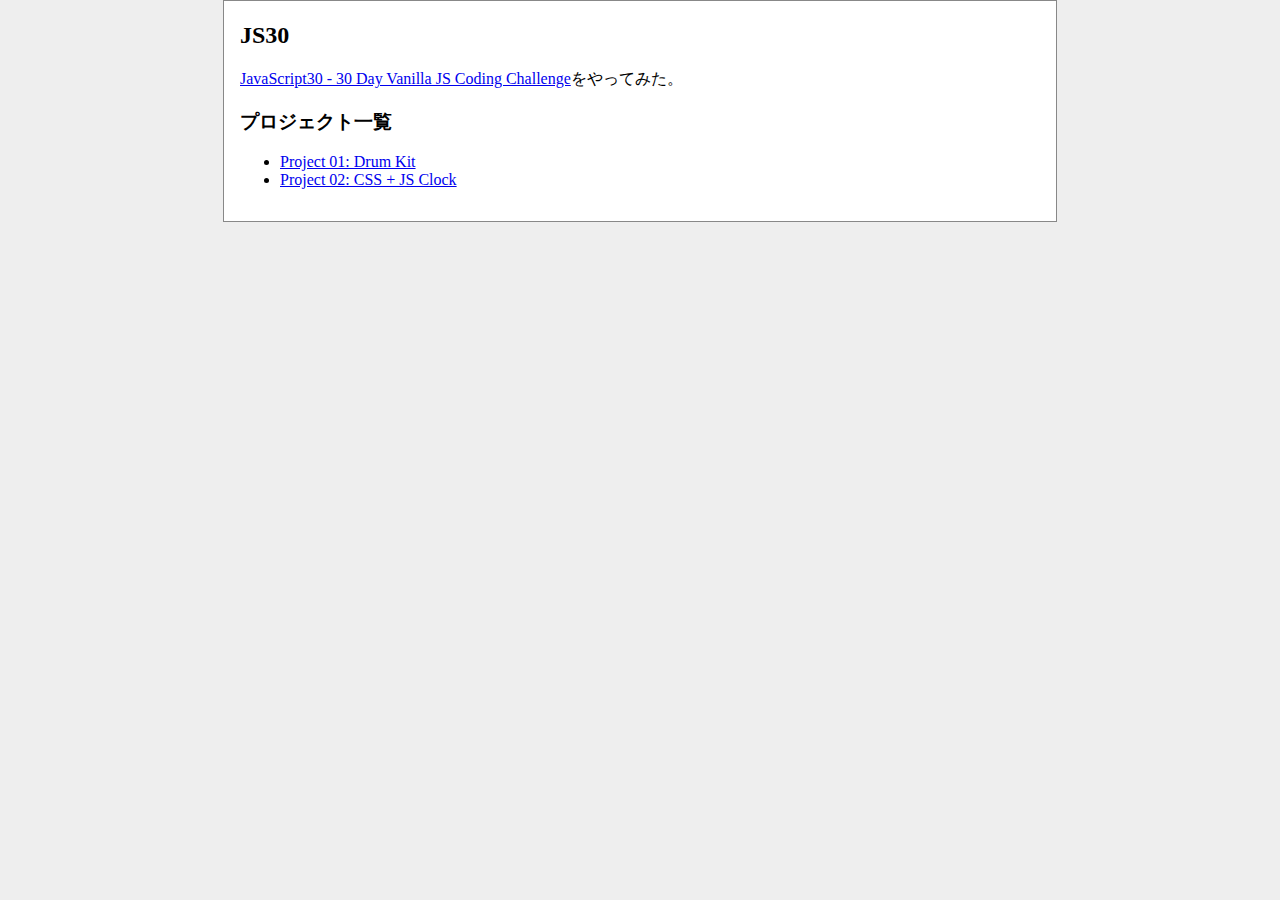
<file: index.html>
<!DOCTYPE html>
<html lang="ja">
<head>
    <meta charset="UTF-8">
    <meta name="viewport" content="width=device-width, initial-scale=1.0">
    <title>Document</title>
    <link rel="stylesheet" href="assets/css/style.css">
</head>
<body>
    <div class="container">
    <header>
        <h2>JS30</h2>
        <p><a href="https://javascript30.com/">JavaScript30 - 30 Day Vanilla JS Coding Challenge</a>をやってみた。</p>
    </header>
    <main>
        <h3>プロジェクト一覧</h3>
        <ul>
            <li><a href="./project01-drum-kit/index.html">Project 01: Drum Kit</a></li>
            <li><a href="./project02-css-js-clock/index.html">Project 02: CSS + JS Clock</a></li>
        </ul>
    </main>
    <footer></footer>
    </div>    
</body>
</html>
</file>
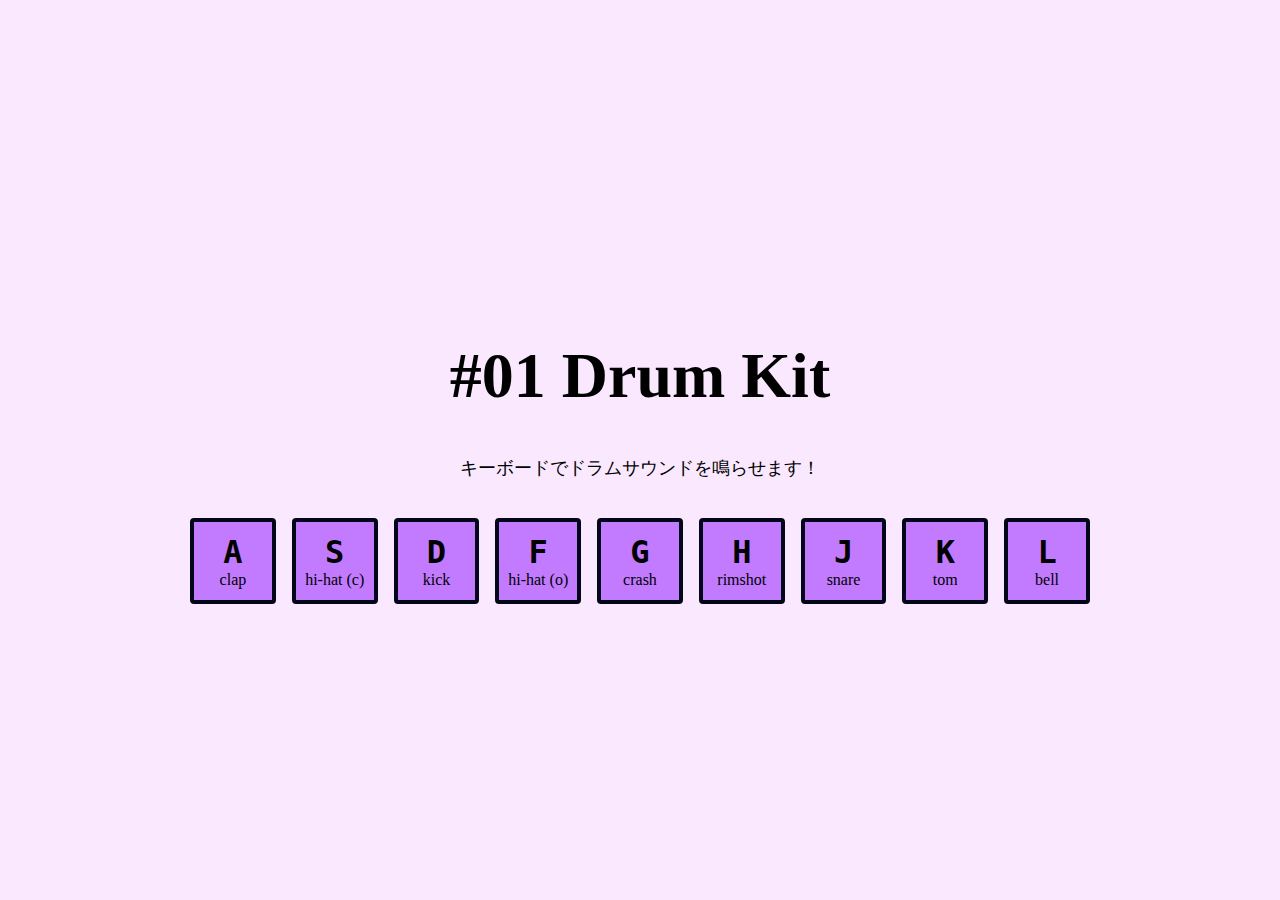
<file: project01-drum-kit/index.html>
<!DOCTYPE html>
<html lang="ja">
<head>
    <meta charset="UTF-8">
    <meta name="viewport" content="width=device-width, initial-scale=1.0">
    <title>Drum Kit</title>    
    <link rel="stylesheet" href="./style.css" />
</head>
<body>
    <div class="header">
        <h1 class="title">#01 Drum Kit</h1>
        <p class="description">キーボードでドラムサウンドを鳴らせます！</p>
    </div>
    <div class="keys">
        <div data-key="KeyA" class="key">
            <kbd>A</kbd>
            <span class="sound">clap</span>
        </div>
        <div data-key="KeyS" class="key">
            <kbd>S</kbd>
            <span class="sound">hi-hat (c)</span>
        </div>
        <div data-key="KeyD" class="key">
            <kbd>D</kbd>
            <span class="sound">kick</span>
        </div>
        <div data-key="KeyF" class="key">
            <kbd>F</kbd>
            <span class="sound">hi-hat (o)</span>
        </div>
        <div data-key="KeyG" class="key">
            <kbd>G</kbd>
            <span class="sound">crash</span>
        </div>
        <div data-key="KeyH" class="key">
            <kbd>H</kbd>
            <span class="sound">rimshot</span>
        </div>
        <div data-key="KeyJ" class="key">
            <kbd>J</kbd>
            <span class="sound">snare</span>
        </div>
        <div data-key="KeyK" class="key">
            <kbd>K</kbd>
            <span class="sound">tom</span>
        </div>
        <div data-key="KeyL" class="key">
            <kbd>L</kbd>
            <span class="sound">bell</span>
        </div>        
    </div>

    <audio data-key="KeyA" src="./sound/Clap.wav"></audio>
    <audio data-key="KeyS" src="./sound/Closed hi-hat.wav"></audio>
    <audio data-key="KeyD" src="./sound/Kick.wav"></audio>
    <audio data-key="KeyF" src="./sound/Open hi-hat.wav"></audio>
    <audio data-key="KeyG" src="./sound/Crash.wav"></audio>
    <audio data-key="KeyH" src="./sound/Rimshot.wav"></audio>
    <audio data-key="KeyJ" src="./sound/Snare.wav"></audio>
    <audio data-key="KeyK" src="./sound/Tom.wav"></audio>
    <audio data-key="KeyL" src="./sound/Bell.wav"></audio>

    <script src="./src.js"></script>
</body>
</html>
</file>
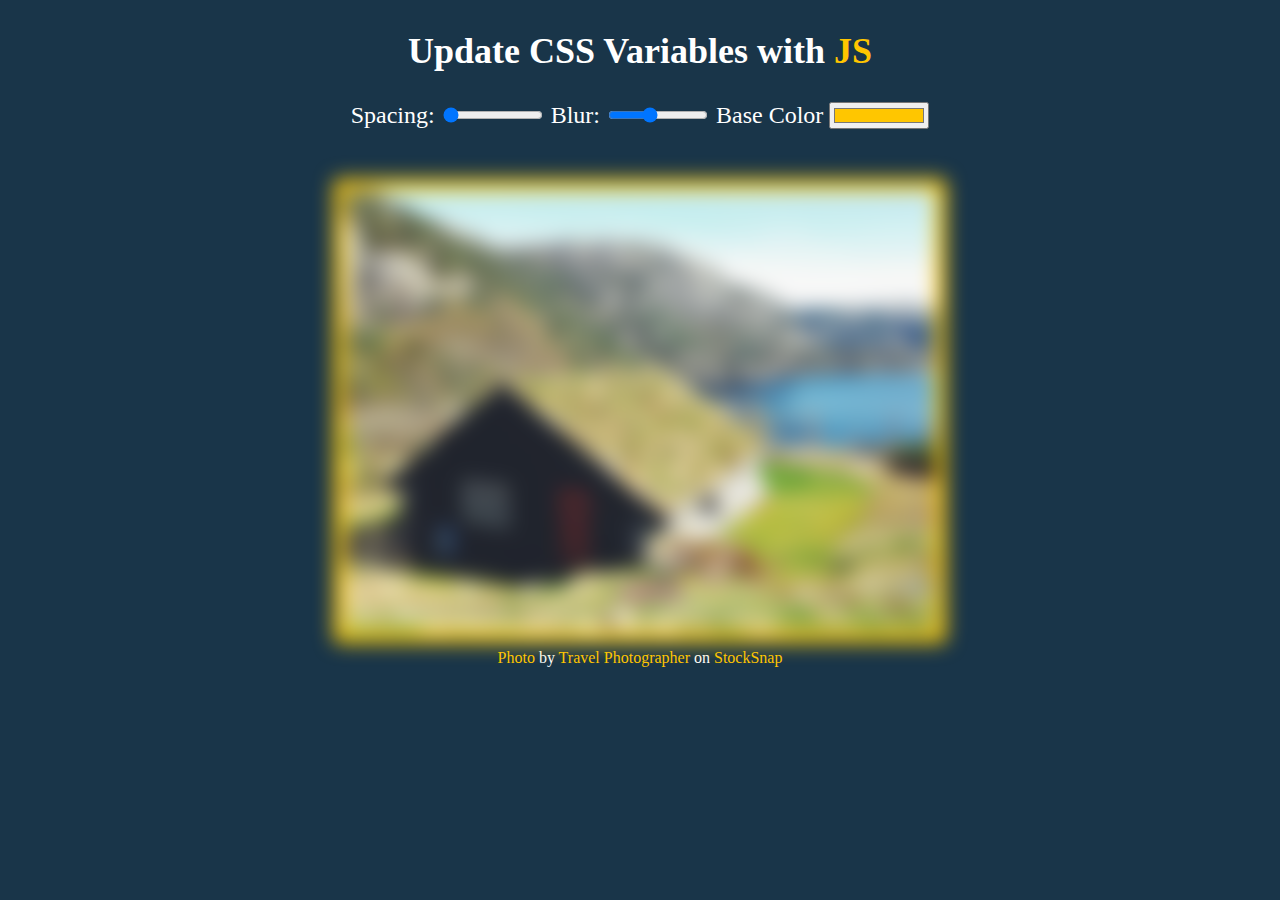
<file: project03-playing-with-css-variables-and-js/index.html>
<!DOCTYPE html>
<html lang="ja">
<head>
    <meta charset="UTF-8">
    <meta name="viewport" content="width=device-width, initial-scale=1.0">
    <title>Scoped CSS Variables and JS</title>
    <link rel="stylesheet" href="./assets/css/style.css">
</head>
<body>
    <h2>Update CSS Variables with <span class="hl">JS</span></h2>
    <div class="controls">
        <label for="spacing">Spacing:</label>
        <input type="range" name="spacing" min="10" max="200" value="10" data-size="px">

        <label for="blur">Blur:</label>
        <input type="range" name="blur" min="0" max="25" value="10" data-size="px">

        <label for="base">Base Color</label>
        <input type="color" name="base" value="#ffc600">
    </div>

    <figure>
        <img src="./assets/img/image.jpg" />
        <figcaption>
            <a href="https://stocksnap.io/photo/animal-face-2P4CSFCJYF">Photo</a> by <a href="https://stocksnap.io/author/travelphotographer">Travel Photographer</a> on <a href="https://stocksnap.io">StockSnap</a>
        </figcaption>
    </figure>

    <script src="./assets/js/script.js"></script>    
</body>
</html>
</file>
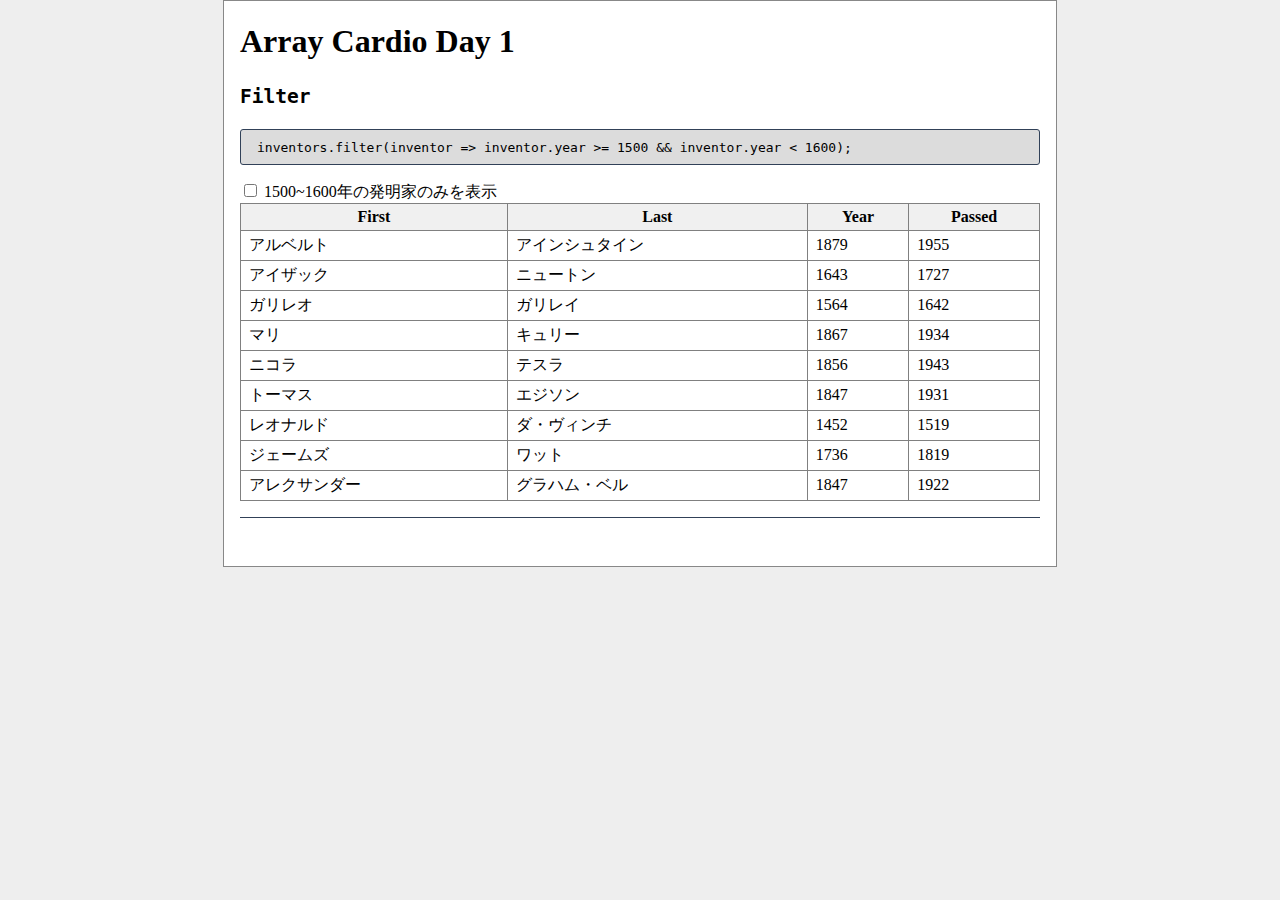
<file: project04-array-cardio-day-1/index.html>
<!DOCTYPE html>
<html lang="ja">

<head>
    <meta charset="UTF-8">
    <meta name="viewport" content="width=device-width, initial-scale=1.0">
    <title>Array Cardio Day 1</title>
    <link rel="stylesheet" href="./assets/css/style.css">
</head>

<body>
    <div class="container">
        <header>
            <h1 class="title">Array Cardio Day 1</h1>
        </header>
        <main>
            <section>
                <h2><code>Filter</code></h2>
                <article>
                    <div class="code">
                        <code>inventors.filter(inventor => inventor.year >= 1500 && inventor.year < 1600);</code>
                    </div>
                </article>
                <article>
                    <label>
                        <input type="checkbox" id="ex1Checkbox">
                        1500~1600年の発明家のみを表示
                    </label>

                    <table id="ex1Table"></table>
                </article>
            </section>
        </main>
        <footer></footer>
    </div>

    <script src="./assets/js/script.js"></script>
</body>

</html>
</file>
<file: assets/css/style.css>
html {
    background-color: #eee;
}

body {
    background: #fff;
    color: #000;
    margin: 0 auto 1em auto;
    border: #888 solid 1px;
    max-width: 50em;
    padding: 1px 1em 1em 1em;
}
</file>
<file: project01-drum-kit/style.css>
* {
    box-sizing: border-box;
}


body {
    margin: 0;
    height: 100vh;

    display: flex;
    justify-content: center;
    align-items: center;
    flex-direction: column;

    background-color: oklch(95.2% 0.037 318.852);
}

.header {
    margin-bottom: 20px;
    text-align: center;
}

.header h1.title {
    font-size: 4rem;
}

.header .description {
    font-size: 1.1rem;
    margin-top: 0.5rem;
}

.keys {
    display: flex;
    gap: 1rem;

    width: 90vw;
    max-width: 900px;
    justify-content: center;
}

.key {
    flex: 0 0 auto;
    aspect-ratio: 1 / 1;
    width: calc((100% - (8 * 1rem)) / 9);
    
    display: flex;
    flex-direction: column;
    justify-content: center;
    align-items: center;

    font-size: 1em;
    border-radius: 4px;
    background-color: oklch(71.4% 0.203 305.504);
    border: 4px solid oklch(12.9% 0.042 264.695);

    cursor: pointer;
    transition: all 0.08s;
}

.key kbd {
    font-size: 2rem;
    font-weight: bold;
    font-family: monospace;    
}

.playing {
    transform: scale(0.95);
    background-color: #553c9a;
    color: oklch(90.5% 0.182 98.111);
}
</file>
<file: project03-playing-with-css-variables-and-js/assets/css/style.css>
:root {
    --base: #ffc600;
    --spacing: 10px;
    --blur: 10px;
}

body {
    text-align: center;

    background: #193549;
    color: #ffffff;
    font-weight: 100;
    font-size: 1.5rem;
}

.hl {
    color: var(--base);
}

.controls {
    margin-bottom: 50px;
}

img {
    width: 50%;
    border-radius: 5px;
    
    padding: var(--spacing);
    background: var(--base);
    filter: blur(var(--blur));
}

figcaption {
    font-weight: normal;
    color: white;
    font-size: 1rem;
}

a {
    color: var(--base);
    text-decoration: none;
}

input {
    width: 100px;
}
</file>
<file: project04-array-cardio-day-1/assets/css/style.css>
html {
    background-color: #eee;
}

body {
    background: #fff;
    color: #000;
    margin: 0 auto 1em auto;
    border: #888 solid 1px;
    max-width: 50em;
    padding: 1px 1em 1em 1em;
}

section {
    border-bottom: oklch(37.2% 0.044 257.287) solid 1px;
    margin-bottom: 2em;
    padding-bottom: 1em;
}

.code {
    background: #dcdcdc;
    border: oklch(37.2% 0.044 257.287) solid 1px;
    border-radius: 3px;
    padding: 0.5rem 1rem;
    margin-bottom: 1em;
}

table {
    width: 100%;
}

table,
th,
td {
    border: 1px solid gray;
    border-collapse: collapse;
    padding: 4px 8px;
}

th {
    background: #f0f0f0;
}
</file>
